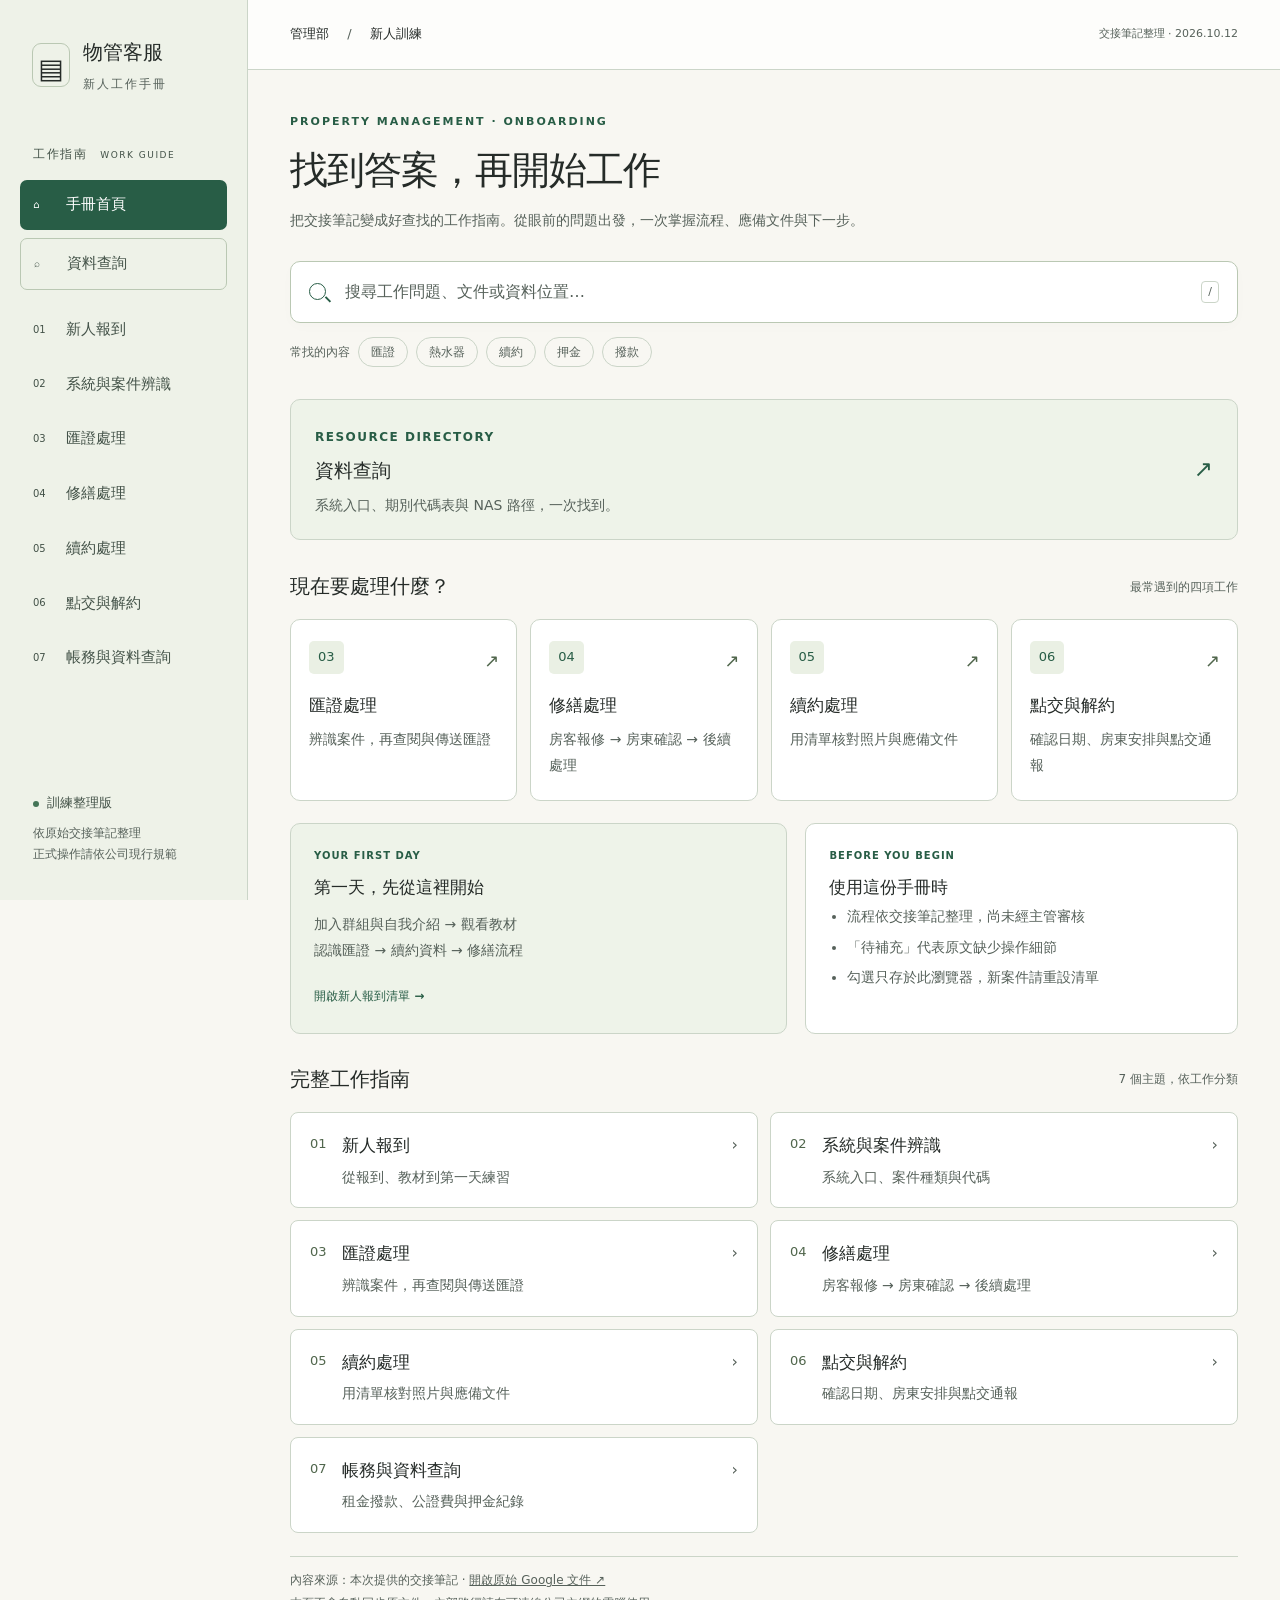
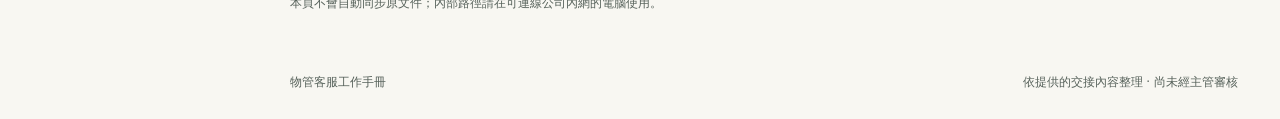
<file: index.html>
<!doctype html>
<html lang="zh-Hant">
<head>
 <meta charset="utf-8"><meta name="viewport" content="width=device-width, initial-scale=1">
 <meta name="description" content="物管客服新人工作手冊：快速搜尋匯證、修繕、續約、點交與帳務流程。">
 <meta name="theme-color" content="#285d46"><title>物管客服｜新人工作手冊</title>
 <link rel="stylesheet" href="style.css"><script defer src="content.js"></script><script defer src="app.js"></script>
</head>
<body>
 <a class="skip" href="#main">跳至主要內容</a>
 <aside class="sidebar" aria-label="工作手冊導覽">
  <a class="brand" href="#home"><span class="brand-icon">▤</span><span>物管客服<small>新人工作手冊</small></span></a>
  <div class="nav-label">工作指南 <span>WORK GUIDE</span></div>
  <nav id="navigation"></nav>
  <div class="sidebar-note"><span class="dot"></span>訓練整理版<small>依原始交接筆記整理<br>正式操作請依公司現行規範</small></div>
 </aside>
 <div class="workspace">
  <header class="topbar"><button class="menu-btn" aria-label="開啟分類導覽" aria-expanded="false">☰</button><span class="breadcrumb">管理部 <span>/</span> 新人訓練</span><span class="edition">交接筆記整理 · 2026.10.12</span></header>
  <main id="main" tabindex="-1"></main>
  <footer>物管客服工作手冊 <span>依提供的交接內容整理 · 尚未經主管審核</span></footer>
 </div>
 <div id="toast" role="status" aria-live="polite"></div>
</body></html>
</file>
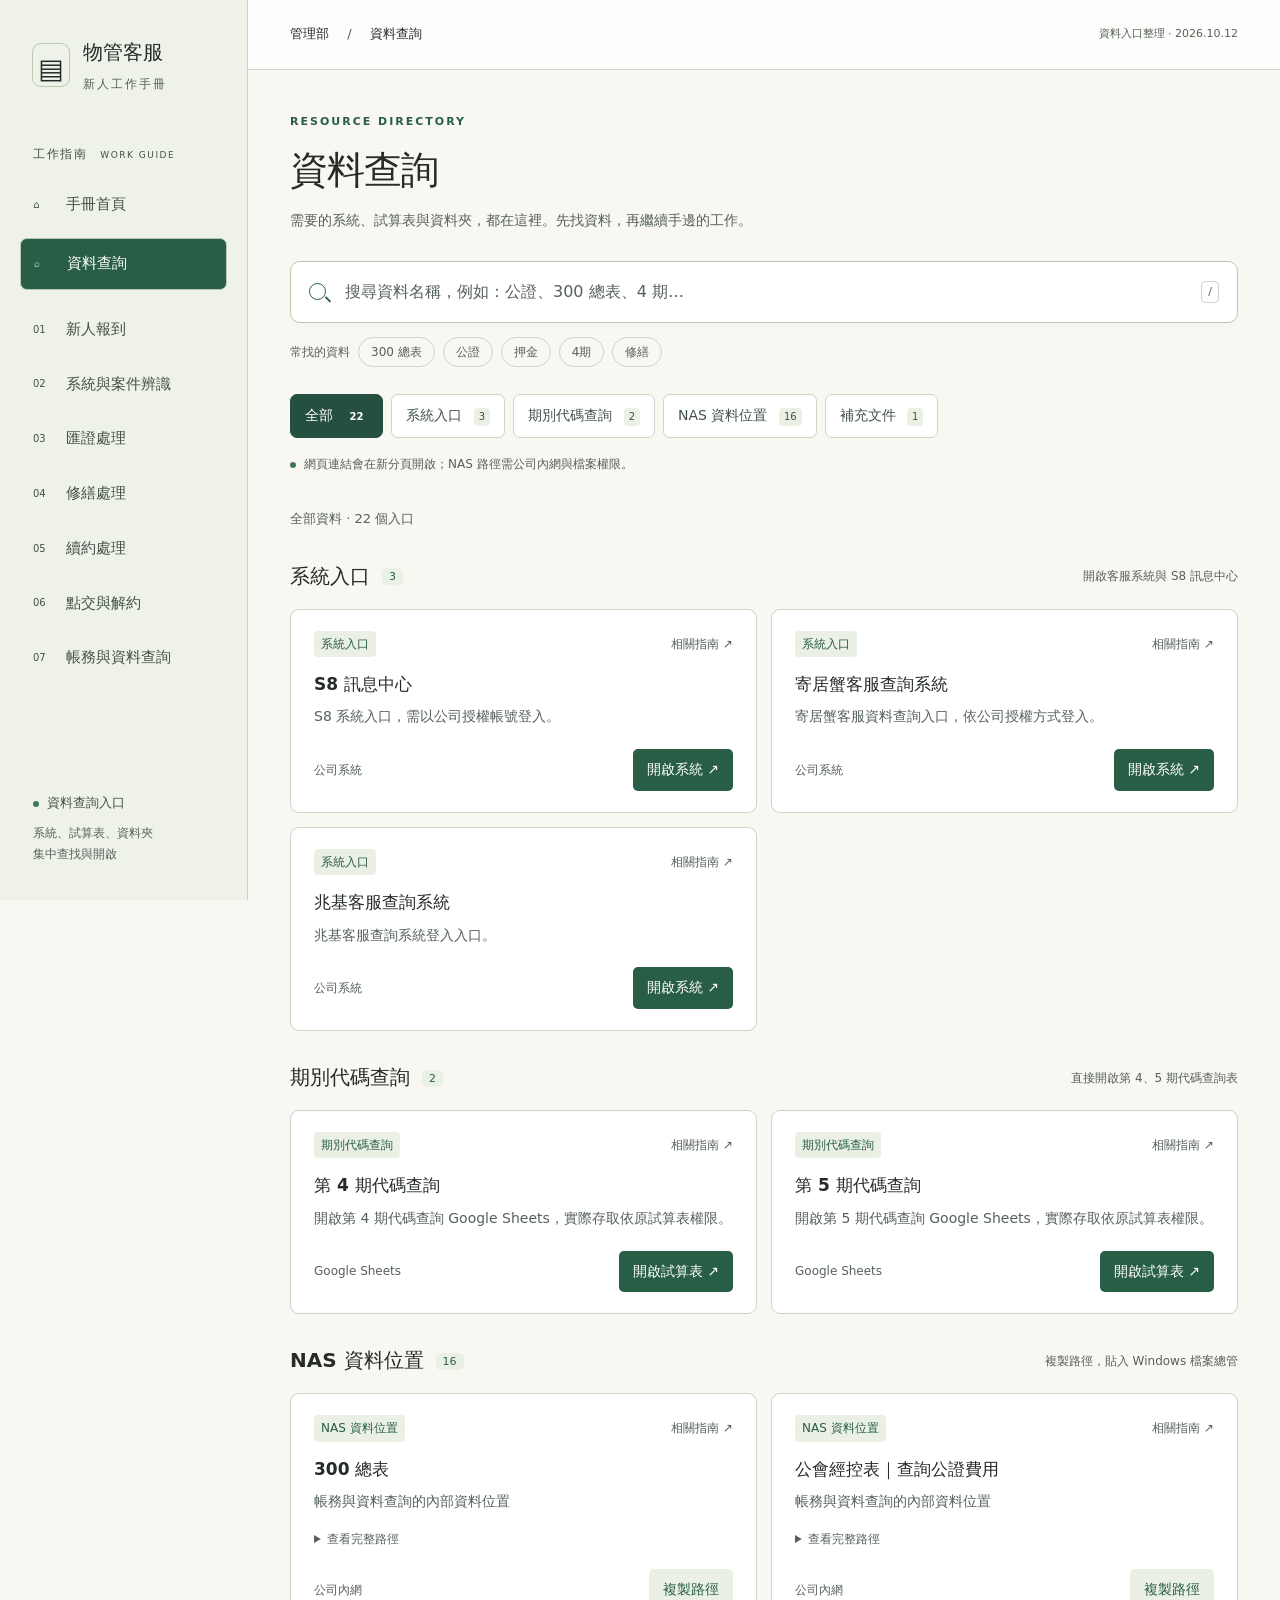
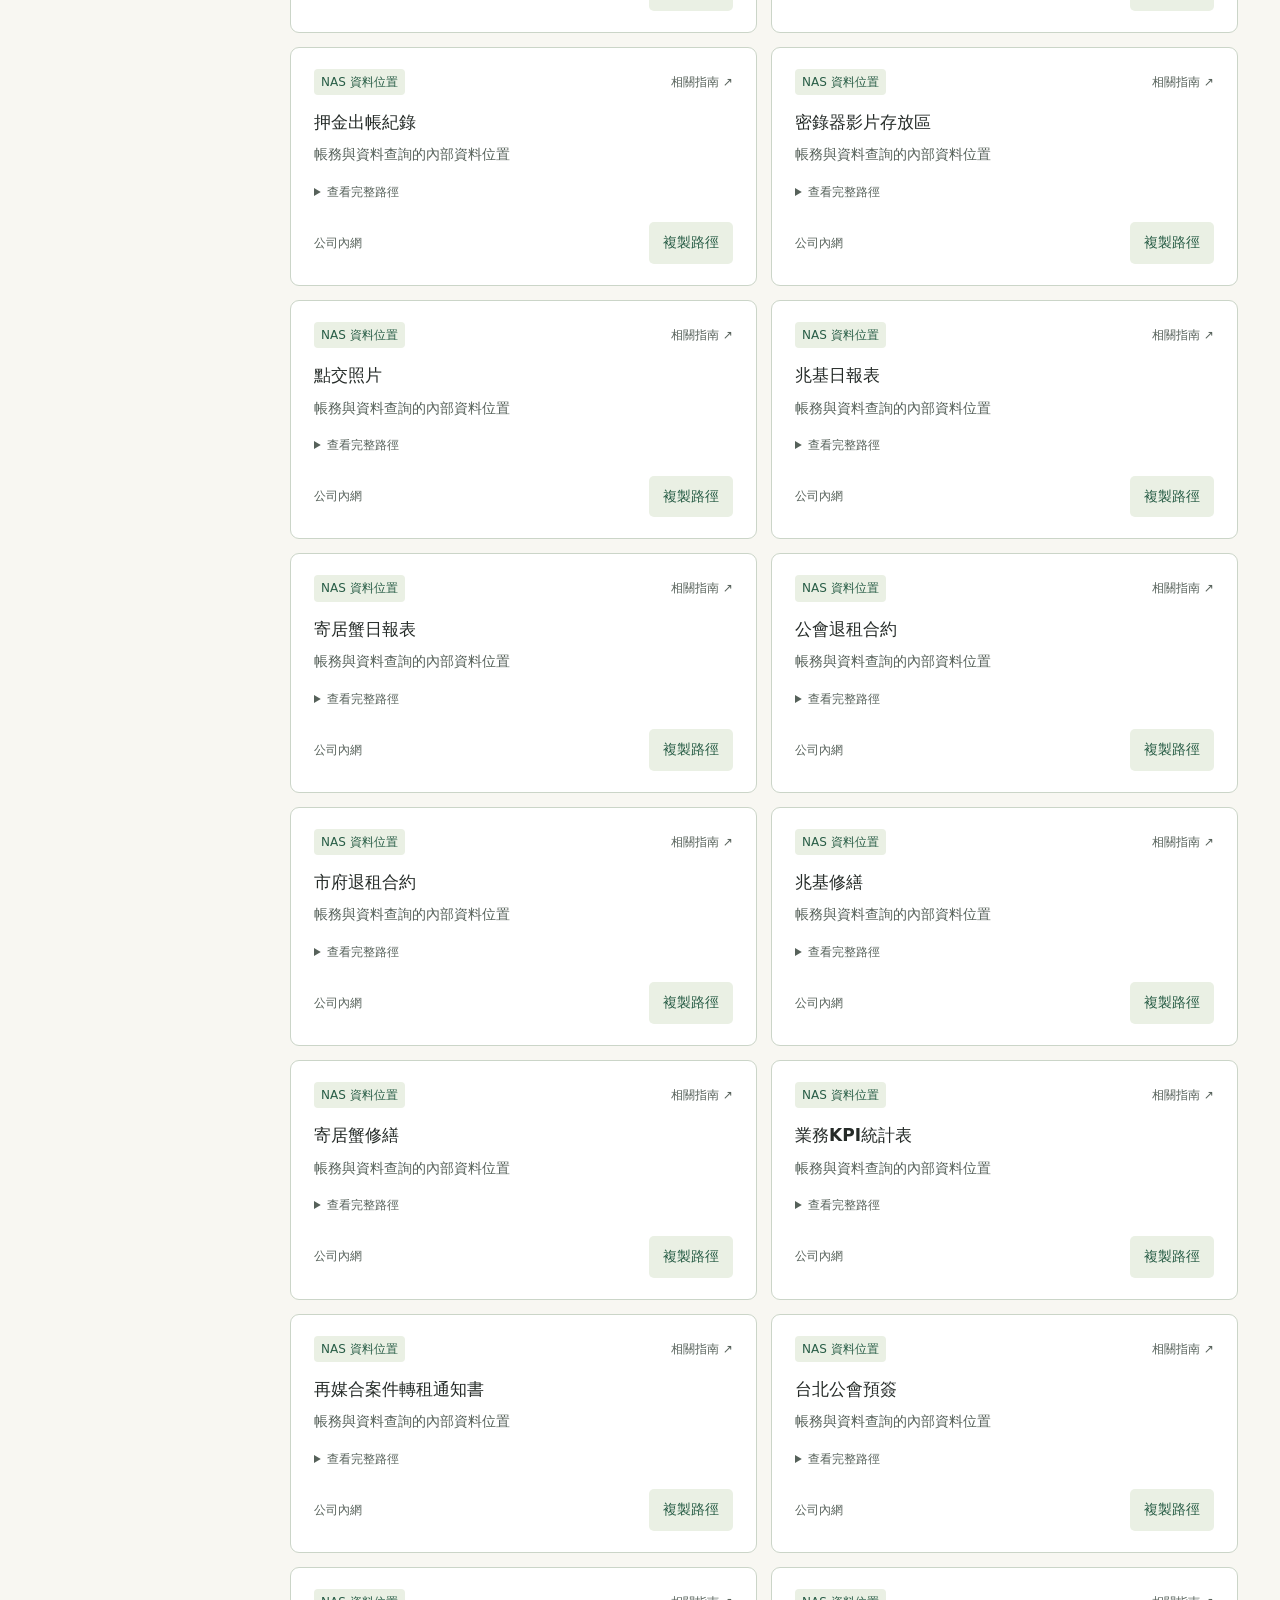
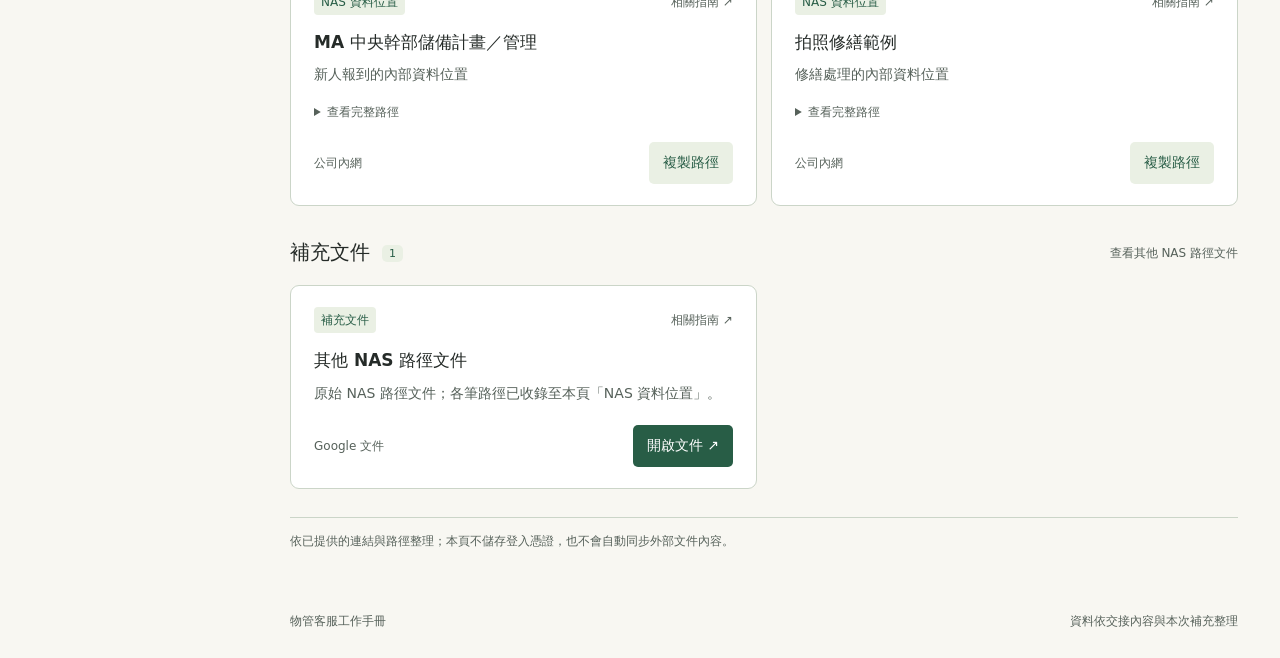
<file: resources.html>
<!doctype html>
<html lang="zh-Hant">
<head>
 <meta charset="utf-8"><meta name="viewport" content="width=device-width, initial-scale=1">
 <meta name="description" content="物管客服資料查詢：系統入口、第4及5期代碼表、NAS資料路徑與補充文件。">
 <meta name="theme-color" content="#285d46"><title>資料查詢｜物管客服新人工作手冊</title>
 <link rel="stylesheet" href="style.css"><script defer src="content.js"></script><script defer src="resources.js"></script>
</head>
<body>
 <a class="skip" href="#main">跳至主要內容</a>
 <aside class="sidebar" aria-label="工作手冊導覽">
  <a class="brand" href="index.html"><span class="brand-icon">▤</span><span>物管客服<small>新人工作手冊</small></span></a>
  <div class="nav-label">工作指南 <span>WORK GUIDE</span></div>
  <nav id="navigation"></nav>
  <div class="sidebar-note"><span class="dot"></span>資料查詢入口<small>系統、試算表、資料夾<br>集中查找與開啟</small></div>
 </aside>
 <div class="workspace">
  <header class="topbar"><button class="menu-btn" aria-label="開啟分類導覽" aria-expanded="false">☰</button><span class="breadcrumb">管理部 <span>/</span> 資料查詢</span><span class="edition">資料入口整理 · 2026.10.12</span></header>
  <main id="main" tabindex="-1"></main>
  <footer>物管客服工作手冊 <span>資料依交接內容與本次補充整理</span></footer>
 </div>
 <div id="toast" role="status" aria-live="polite"></div>
</body></html>
</file>
<file: style.css>
:root{--navy:#254f40;--ink:#252b28;--muted:#56615a;--teal:#285d46;--line:#cbd5c8;--paper:#fff;--bg:#f8f7f2;--amber:#805321;--soft:#fff2de;font-family:Inter,"Noto Sans TC","Microsoft JhengHei",system-ui,sans-serif;color:var(--ink);background:var(--bg);font-synthesis:none}*{box-sizing:border-box}body{margin:0;font-size:16px;line-height:1.85}button,input{font:inherit}button,a,input,summary{ -webkit-tap-highlight-color:transparent}button{cursor:pointer}a{color:inherit;text-decoration:none}button:focus-visible,a:focus-visible,summary:focus-visible,input:focus-visible{outline:3px solid #527849;outline-offset:4px}button{border:0}h1,h2,h3,p{margin:0}h1{font-size:clamp(28px,3vw,39px);line-height:1.35;letter-spacing:-1px}h2{font-size:20px}h3{font-size:17px}.skip{position:fixed;top:-60px;left:20px;background:white;padding:10px;z-index:10}.skip:focus{top:10px}.sidebar{position:fixed;inset:0 auto 0 0;width:248px;background:#eef2e8;color:#435248;border-right:1px solid var(--line);display:flex;flex-direction:column;padding:34px 20px;z-index:5}.brand{display:flex;gap:13px;align-items:center;color:var(--ink);font-size:20px;font-weight:700;padding:0 12px 33px}.brand small{display:block;font-size:11px;font-weight:400;color:#56615a;letter-spacing:2px;margin-top:2px}.brand-icon{width:38px;height:44px;border:1px solid #bac8b3;border-radius:9px;display:grid;place-items:center;font-size:27px}.nav-label{font-size:11px;letter-spacing:1.5px;padding:15px 13px}.nav-label span{font-size:9px;margin-left:8px;opacity:1}nav{display:flex;flex-direction:column;gap:5px}nav a{display:flex;gap:13px;align-items:center;font-size:14px;padding:11px 13px;border-radius:7px}nav a:hover{background:#e0e8dc;color:#254f40}nav a.active{background:#285d46;color:white}nav a span{font-size:10px;font-variant-numeric:tabular-nums;width:20px;opacity:1}nav a.pending-nav{margin-top:16px;border-top:1px solid #cbd5c8;border-radius:0;padding-top:20px}.sidebar-note{margin-top:auto;padding:30px 13px 0;font-size:12px;color:#435248}.sidebar-note small{display:block;color:#56615a;font-size:11px;line-height:1.8;margin-top:8px}.dot{display:inline-block;width:6px;height:6px;border-radius:50%;background:#447557;margin-right:8px}.workspace{margin-left:248px}.topbar{height:70px;border-bottom:1px solid var(--line);display:flex;align-items:center;justify-content:space-between;padding:0 42px;background:#ffffffb8}.breadcrumb{font-size:13px}.breadcrumb span{margin:0 14px;color:#56615a}.edition{font-size:11px;color:var(--muted)}.menu-btn{display:none}main{max-width:1240px;margin:auto;padding:42px 42px 25px;min-height:calc(100vh - 140px)}.eyebrow{font-size:11px;letter-spacing:2px;color:var(--teal);font-weight:700;margin-bottom:12px}.lead{color:var(--muted);margin-top:12px;font-size:14px;max-width:730px}.search-wrap{display:flex;align-items:center;gap:14px;margin:27px 0 14px;background:white;border:1px solid #bac8b3;border-radius:10px;padding:14px 18px;box-shadow:0 4px 14px #254f4004}.search-icon{width:17px;height:17px;border:1.7px solid var(--teal);border-radius:50%;position:relative;margin-right:3px;flex:none}.search-icon:after{content:'';height:7px;width:1.7px;background:var(--teal);position:absolute;right:-4px;bottom:-4px;transform:rotate(-45deg)}.search-wrap input{border:0;background:none;outline:none!important;flex:1;min-width:0;font-size:15px;color:var(--ink)}.search-wrap:focus-within{border-color:var(--teal);box-shadow:0 0 0 3px #285d4615}.key-hint{font-size:11px;color:#56615a;border:1px solid var(--line);padding:0 6px;border-radius:4px}.clear-search{background:#eef3e9;padding:2px 9px;border-radius:4px;color:var(--muted);font-size:12px}.quick-search{display:flex;gap:8px;align-items:center;flex-wrap:wrap;color:var(--muted);font-size:11px}.quick-search button{background:transparent;border:1px solid #cbd5c8;border-radius:20px;font-size:11px;color:#56615a;padding:3px 12px}.quick-search button:hover{background:white}.view{margin-top:32px}.section-heading{display:flex;justify-content:space-between;align-items:center;margin:27px 0 14px}.section-heading p{font-size:12px;color:var(--muted)}.quick-grid{display:grid;grid-template-columns:repeat(4,1fr);gap:13px}.quick-card{padding:21px 18px;background:white;border:1px solid var(--line);border-radius:10px;position:relative;transition:transform .15s,border-color .15s}.quick-card:hover,.module-card:hover{transform:translateY(-2px);border-color:#75906a}.card-icon{font-size:13px;color:var(--teal);background:#eaf0e4;padding:4px 9px;border-radius:5px;display:inline-block;margin-bottom:16px}.quick-card h3{font-size:16px}.quick-card p{color:var(--muted);font-size:12px;line-height:1.7;margin-top:6px;min-height:42px}.arrow{position:absolute;right:17px;top:24px;color:#50664c;font-size:18px}.overview-grid{display:grid;grid-template-columns:1.15fr 1fr;gap:18px;margin-top:22px}.overview-panel{border-radius:10px;border:1px solid var(--line);background:white;padding:23px}.training-panel{background:#eef3e9;border-color:#cbd5c8}.overview-panel .mini{font-size:10px;letter-spacing:1px;font-weight:700;color:var(--teal);margin-bottom:7px}.overview-panel p{font-size:13px;color:#56615a;margin:8px 0 17px}.inline-link{color:var(--teal);font-size:12px;font-weight:700}.notice-list{margin:0;padding-left:18px;font-size:12px;color:#56615a}.notice-list li+li{margin-top:5px}.modules-grid{display:grid;grid-template-columns:repeat(2,1fr);gap:12px}.module-card{display:flex;gap:15px;align-items:flex-start;border:1px solid var(--line);background:white;border-radius:8px;padding:17px 19px;transition:transform .15s,border-color .15s}.module-no{color:#50664c;font-size:13px;line-height:28px;font-variant-numeric:tabular-nums}.module-card h3{font-size:14px}.module-card p{color:var(--muted);font-size:12px;margin-top:3px}.module-card .end{margin-left:auto;color:#56615a}.source-note{font-size:11px;color:#56615a;margin-top:23px;padding:12px 0;border-top:1px solid var(--line)}.source-note a{text-decoration:underline}.summary-box{border-left:3px solid var(--teal);padding:16px 20px;background:#eef3e9;border-radius:0 8px 8px 0;margin:20px 0 23px}.summary-box small{font-size:10px;letter-spacing:1px;color:var(--teal);font-weight:700}.summary-box p{font-size:15px;margin-top:4px}.article-tools{display:flex;align-items:center;justify-content:space-between;margin-bottom:12px;font-size:12px;color:var(--muted);gap:10px}.article-tools button,.reset-btn{border:1px solid var(--line);background:white;color:#435248;padding:5px 11px;border-radius:5px;font-size:11px}.block{background:white;border:1px solid var(--line);border-radius:9px;margin-bottom:13px;overflow:hidden;scroll-margin-top:20px}.block summary{padding:19px 22px;list-style:none;display:flex;align-items:center;gap:10px;cursor:pointer;font-size:16px;font-weight:650}.block summary::-webkit-details-marker{display:none}.block summary:after{content:'+';margin-left:auto;color:#56615a;font-size:20px;font-weight:400}.block[open] summary:after{content:'−'}.block[open] summary{border-bottom:1px solid #e4e9df}.block-body{padding:20px 22px}.block-body p,.block-body li{font-size:14px}.block-body p+p{margin-top:10px}.block-note{font-size:12px!important;color:var(--muted);margin-top:17px!important;padding-top:13px;border-top:1px solid #e4e9df;line-height:1.8}.badge{display:inline-block;font-size:10px;font-weight:500;padding:2px 7px;border-radius:4px;color:var(--amber);background:var(--soft)}.pending-block{border-color:#dfc9a8}.pending-block summary{background:#fff7e9}.step-list{list-style:none;padding:0;margin:0;counter-reset:step}.step-list li{counter-increment:step;position:relative;min-height:44px;padding:2px 0 20px 44px}.step-list li:last-child{padding-bottom:2px}.step-list li:before{content:counter(step);position:absolute;left:0;top:0;width:27px;height:27px;display:grid;place-items:center;border-radius:50%;background:#eaf0e4;color:var(--teal);font-size:12px;font-weight:600}.step-list li:not(:last-child):after{content:'';width:1px;background:#cbd5c8;position:absolute;left:13px;top:30px;bottom:4px}.branches{display:grid;grid-template-columns:1fr 1fr;gap:12px;margin-top:19px}.branch{background:#eef3e9;padding:15px 17px;border-radius:7px;font-size:13px;line-height:1.8}.branch.no{background:#fff4e5}.branch small{display:block;font-size:10px;color:var(--teal);letter-spacing:1px;font-weight:700;margin-bottom:5px}.branch.no small{color:var(--amber)}.check-top{display:flex;justify-content:space-between;align-items:center;margin-bottom:10px;font-size:11px;color:var(--teal)}.progress{height:3px;background:#e4e9df;border-radius:3px;margin-bottom:12px;overflow:hidden}.progress span{display:block;background:var(--teal);height:100%;transition:width .2s}.check-row{display:flex;gap:12px;align-items:flex-start;cursor:pointer;padding:11px 2px;border-bottom:1px solid #e4e9df;font-size:14px}.check-row:last-of-type{border-bottom:0}.check-row input{margin-top:5px;width:17px;height:17px;accent-color:var(--teal);flex:none}.check-row.done span{text-decoration:line-through;color:#56615a}.table-wrap{overflow:auto}table{border-collapse:collapse;width:100%;text-align:left;font-size:14px}th{background:#f1f4ed;font-weight:500;font-size:12px;color:#56615a}td,th{padding:12px 15px;border-bottom:1px solid #e4e9df}tbody tr:last-child td{border-bottom:0}td:last-child{font-weight:600;color:var(--teal)}.path-item+.path-item,.system-item+.system-item{border-top:1px solid #e4e9df;padding-top:17px;margin-top:17px}.path-head{display:flex;justify-content:space-between;gap:14px;align-items:center;font-size:13px;font-weight:600}.copy-btn{background:#eaf0e4;color:var(--teal);font-size:11px;padding:5px 11px;border-radius:5px;flex:none}.path-value{display:block;white-space:pre-wrap;overflow-wrap:anywhere;background:#f7f8f3;border:1px solid #dce4d5;padding:11px 13px;margin-top:9px;font-size:11px;line-height:1.9;color:#435248;font-family:ui-monospace,"Microsoft JhengHei",monospace}.system-item{display:flex;align-items:flex-start;justify-content:space-between;gap:20px}.system-item p{font-size:12px;color:var(--muted);margin-top:4px}.primary-btn{background:var(--teal);color:white;border-radius:5px;padding:7px 13px;font-size:12px;white-space:nowrap}.pending-list{padding-left:19px;margin:0;color:#805321}.pending-list li+li{margin-top:11px}.result-info{font-size:13px;color:var(--muted);margin-bottom:16px}.result-card{display:block;background:white;padding:20px 23px;border:1px solid var(--line);border-radius:8px;margin-bottom:12px}.result-card:hover{border-color:#75906a}.result-card small{font-size:10px;color:var(--teal);letter-spacing:1px}.result-card h3{font-size:16px;margin:5px 0}.result-card p{font-size:13px;color:var(--muted)}mark{background:#fbe8b3;color:inherit;padding:0 2px;border-radius:2px}.empty{border:1px dashed #bac8b3;border-radius:10px;text-align:center;padding:38px 18px;background:#ffffff70}.empty h3{margin-bottom:8px}.empty p{font-size:13px;color:var(--muted)}footer{max-width:1240px;margin:auto;padding:20px 42px 26px;display:flex;justify-content:space-between;gap:10px;color:#56615a;font-size:10px}#toast{position:fixed;bottom:24px;left:calc(50% + 124px);transform:translateX(-50%);background:var(--navy);color:white;padding:11px 22px;border-radius:7px;box-shadow:0 8px 30px #254f4025;font-size:13px;z-index:9;opacity:0;pointer-events:none;transition:opacity .2s}#toast.show{opacity:1}
.sidebar{overflow-y:auto}.resource-nav{border:1px solid #bac8b3;margin:3px 0 10px}.resource-home-link{display:flex;justify-content:space-between;align-items:center;gap:20px;border:1px solid #cbd5c8;background:#eef3e9;border-radius:10px;padding:21px 24px;margin-bottom:28px}.resource-home-link:hover{border-color:#75906a}.resource-home-link span{font-size:9px;letter-spacing:1.5px;color:var(--teal);font-weight:700}.resource-home-link h3{margin-top:3px;font-size:19px}.resource-home-link p{font-size:12px;color:#56615a;margin-top:4px}.resource-home-link b{font-size:23px;color:var(--teal);font-weight:400}.resource-filters{display:flex;gap:8px;flex-wrap:wrap;margin-top:27px}.resource-filter{border:1px solid #cbd5c8;background:white;padding:8px 14px;border-radius:7px;font-size:12px;color:#435248}.resource-filter span{display:inline-block;font-size:10px;background:#eaf0e4;border-radius:4px;padding:0 5px;margin-left:7px}.resource-filter.active{background:var(--navy);color:white;border-color:var(--navy)}.resource-filter.active span{background:#285d46}.resource-hint{margin-top:15px;font-size:11px;color:var(--muted)}.resource-section{margin-bottom:28px}.resource-section .section-heading h2 small{font-size:11px;font-weight:400;background:#eaf0e4;color:var(--teal);padding:2px 7px;border-radius:5px;margin-left:5px;vertical-align:middle}.resource-grid{display:grid;grid-template-columns:repeat(2,minmax(0,1fr));gap:14px}.resource-card{background:white;border:1px solid var(--line);border-radius:9px;padding:21px 23px;display:flex;flex-direction:column;min-width:0}.resource-card-top{display:flex;justify-content:space-between;gap:10px;align-items:center;margin-bottom:14px;font-size:10px}.resource-type{background:#eaf0e4;color:var(--teal);padding:2px 7px;border-radius:4px}.resource-guide{color:#56615a;font-size:10px}.resource-guide:hover{color:var(--teal);text-decoration:underline}.resource-card h3{font-size:16px;line-height:1.6}.resource-description{font-size:12px;color:var(--muted);line-height:1.8;margin-top:6px}.resource-card-bottom{display:flex;justify-content:space-between;align-items:center;gap:10px;margin-top:auto;padding-top:19px}.resource-access{font-size:10px;color:#56615a}.resource-card .copy-btn{padding:7px 13px;font-size:12px}.resource-path{margin-top:13px}.resource-path summary{font-size:11px;color:#56615a;cursor:pointer}.resource-path .path-value{font-size:10px}.resource-reset{margin-top:18px;padding:8px 13px;color:var(--teal);background:#eaf0e4;border-radius:6px;font-size:12px}
@media(max-width:760px){.resource-grid{grid-template-columns:1fr}.resource-card{padding:18px}.resource-filter{font-size:11px;padding:7px 11px}.resource-section .section-heading{display:block}.resource-section .section-heading p{margin-top:4px}.resource-home-link{padding:18px}.resource-hint{line-height:1.9}}
.subsidy-limit{background:#eaf0e4;color:var(--teal);font-size:17px;font-weight:700;padding:13px 16px;border-radius:7px;margin-bottom:15px}.subsidy-alert{background:#fff2de;color:#805321;border-left:3px solid #b68a49;font-size:13px;padding:12px 15px;border-radius:0 6px 6px 0;margin-bottom:18px}.rules-list{padding-left:24px;margin:0}.rules-list li{padding:7px 0 12px 5px;line-height:1.9}.rules-list li::marker{color:var(--teal);font-weight:700}.templates-grid{display:grid;grid-template-columns:repeat(2,minmax(0,1fr));gap:16px}.template-card{min-width:0;border:1px solid var(--line);border-radius:8px;padding:17px;background:#f7f8f3}.template-card h3{font-size:14px}.template-card textarea{width:100%;resize:vertical;min-height:385px;margin-top:14px;border:1px solid #cbd5c8;border-radius:6px;padding:12px;background:white;color:var(--ink);font-family:"Microsoft JhengHei",system-ui,sans-serif;font-size:12px;line-height:1.85;white-space:pre-wrap}.template-card .path-head{align-items:flex-start}.template-card .copy-btn{font-size:10px;padding:5px 8px}@media(max-width:850px){.templates-grid{grid-template-columns:1fr}}
@media(min-width:1500px){main{padding-top:55px}.quick-card{padding:25px}}
@media(max-width:1100px){.sidebar{width:215px;padding:30px 13px}.workspace{margin-left:215px}main{padding:32px 28px 20px}.topbar{padding:0 28px}.quick-grid{grid-template-columns:repeat(2,1fr)}.quick-card p{min-height:0}.brand{font-size:18px}.overview-grid{grid-template-columns:1fr 1fr}footer{padding:20px 28px}#toast{left:calc(50% + 107px)}}
@media(max-width:760px){.sidebar{transform:translateX(-100%);transition:transform .2s;width:248px;box-shadow:8px 0 30px #254f4018}.sidebar.mobile-open{transform:translateX(0)}.workspace{margin-left:0}.topbar{height:58px;padding:0 20px;gap:12px}.menu-btn{display:block;font-size:19px;background:none;color:var(--navy);padding:2px 6px}.breadcrumb{margin-right:auto;font-size:12px}.edition{font-size:9px;max-width:105px;text-align:right}main{padding:28px 20px 15px}.eyebrow{font-size:10px}.lead{font-size:13px}.search-wrap{padding:12px 15px;margin-top:22px}.search-wrap input{font-size:13px}.key-hint{display:none}.quick-grid{gap:10px}.quick-card{padding:17px 15px}.quick-card h3{font-size:15px}.quick-card p{font-size:11px}.overview-grid,.modules-grid{grid-template-columns:1fr}.overview-panel{padding:20px}.section-heading p{font-size:10px}.view{margin-top:24px}.branches{grid-template-columns:1fr}.block summary{padding:16px;font-size:15px}.block-body{padding:17px 16px}.block-body p,.block-body li,.check-row{font-size:13px}.system-item{gap:10px}.primary-btn{font-size:11px;padding:6px 10px}footer{padding:20px;display:block}footer span{display:block;margin-top:4px}#toast{left:50%;max-width:90%;width:max-content}.article-tools{font-size:11px}.summary-box{padding:13px 15px}.summary-box p{font-size:13px}}
@media(prefers-reduced-motion:reduce){*{transition:none!important;scroll-behavior:auto!important}}

/* Warm, clear reading theme */
.brand small,.nav-label,.sidebar-note small{font-size:12px}
nav a{font-size:15px}.sidebar-note{font-size:13px}
.lead,.quick-card p,.module-card p,.overview-panel p,.notice-list,.resource-description,.system-item p,.result-card p{font-size:14px;line-height:1.85}
.quick-card h3,.module-card h3,.resource-card h3{font-size:17px}
.search-wrap input{font-size:16px}.search-wrap input::placeholder{color:var(--muted);opacity:1}
.quick-search,.quick-search button,.section-heading p,.resource-hint,.resource-access,.resource-guide,.resource-path summary,.source-note,footer{font-size:12px}
.block summary{font-size:18px}.block-body p,.block-body li,.check-row{font-size:16px;line-height:1.9}
.block-note{font-size:13px!important}.summary-box p{font-size:16px}.summary-box small,.badge,.branch small{font-size:12px}
.branch{font-size:15px}.check-top,.article-tools,.reset-btn,.article-tools button{font-size:12px}
.primary-btn,.copy-btn,.resource-card .copy-btn,.resource-filter{font-size:14px;padding:8px 14px}
.primary-btn:hover{background:#204b38}.copy-btn:hover{background:#dae5d1}
.path-value,.resource-path .path-value{font-size:13px;color:#435248}
.path-head{font-size:15px}table{font-size:16px}th{font-size:14px}
.resource-home-link p{font-size:14px}.resource-home-link span,.resource-type{font-size:12px}
.resource-filter.active span{background:transparent;color:white;font-weight:700}
.template-card h3{font-size:16px}.template-card .copy-btn{font-size:12px}
.template-card textarea{font-size:14px;line-height:1.9;min-height:455px}
.subsidy-alert{font-size:15px}.resource-access,.source-note,footer{color:var(--muted)}
@media(max-width:760px){.lead,.quick-card p,.module-card p,.resource-description{font-size:14px}.block summary{font-size:17px}.block-body p,.block-body li,.check-row{font-size:16px}.resource-filter{font-size:13px}.primary-btn{font-size:13px}.quick-card h3{font-size:16px}.path-value,.resource-path .path-value{font-size:12px}.edition{font-size:11px}}

@media print{.sidebar,.topbar,.search-wrap,.quick-search,.article-tools,.reset-btn,.copy-btn,footer,#toast{display:none!important}.workspace{margin:0}main{padding:0;max-width:none}.block{break-inside:avoid}.block summary:after{display:none}.view{margin-top:15px}body{background:white}.block-body{display:block}}
</file>
